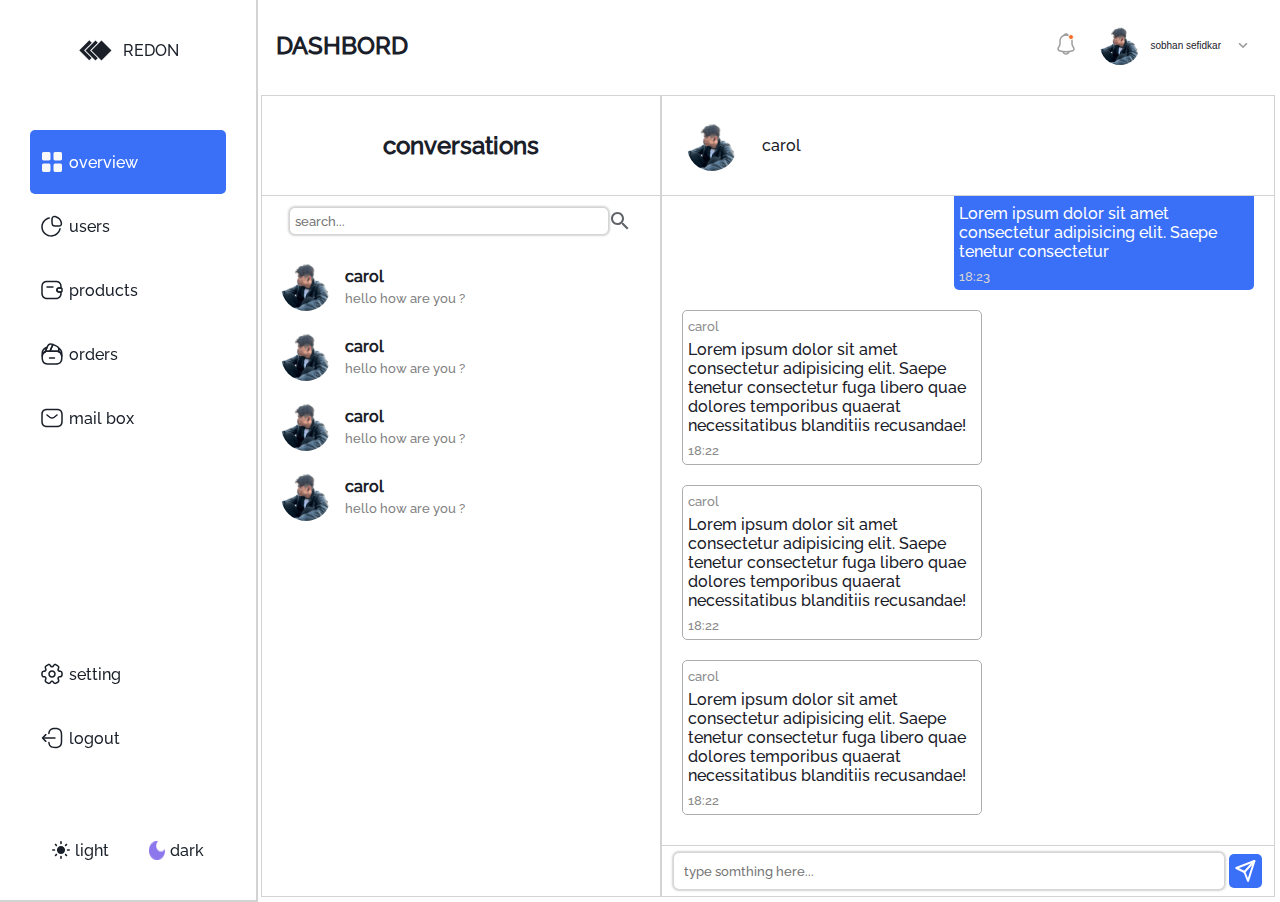
<file: admin-panel-front-persian/mailBox.html>
<!DOCTYPE html>
<html lang="en" data-theme="light">

<head>
    <meta charset="UTF-8">
    <meta name="viewport" content="width=device-width, initial-scale=1.0">
    <link rel="stylesheet" href="./css/style.css">
    <link rel="stylesheet" href="./css/media.css">
    <link rel="stylesheet" href="./css/mailBox.css">
    <title>Document</title>
</head>

<body>
    <div class="bg"></div>
    <header>
        <div class="elem-container header-container">
            <div class="header-title">
                <span class="active-menu">
                    <svg width="25" height="24" viewBox="0 0 25 24" fill="none" xmlns="http://www.w3.org/2000/svg">
                        <path
                            d="M18.04 8.30989C18.6924 8.30989 19.3181 8.05071 19.7795 7.58938C20.2408 7.12804 20.5 6.50232 20.5 5.84989C20.5 5.19746 20.2408 4.57175 19.7795 4.11041C19.3181 3.64907 18.6924 3.38989 18.04 3.38989C17.3876 3.38989 16.7619 3.64907 16.3005 4.11041C15.8392 4.57175 15.58 5.19746 15.58 5.84989C15.58 6.50232 15.8392 7.12804 16.3005 7.58938C16.7619 8.05071 17.3876 8.30989 18.04 8.30989ZM6.96 8.30989C7.61243 8.30989 8.23814 8.05071 8.69948 7.58938C9.16082 7.12804 9.42 6.50232 9.42 5.84989C9.42 5.19746 9.16082 4.57175 8.69948 4.11041C8.23814 3.64907 7.61243 3.38989 6.96 3.38989C6.30757 3.38989 5.68186 3.64907 5.22052 4.11041C4.75918 4.57175 4.5 5.19746 4.5 5.84989C4.5 6.50232 4.75918 7.12804 5.22052 7.58938C5.68186 8.05071 6.30757 8.30989 6.96 8.30989ZM18.04 20.6099C18.3631 20.6099 18.6829 20.5463 18.9814 20.4226C19.2799 20.299 19.551 20.1178 19.7795 19.8894C20.0079 19.6609 20.1891 19.3898 20.3127 19.0913C20.4364 18.7928 20.5 18.4729 20.5 18.1499C20.5 17.8268 20.4364 17.507 20.3127 17.2085C20.1891 16.91 20.0079 16.6388 19.7795 16.4104C19.551 16.182 19.2799 16.0008 18.9814 15.8771C18.6829 15.7535 18.3631 15.6899 18.04 15.6899C17.3876 15.6899 16.7619 15.9491 16.3005 16.4104C15.8392 16.8717 15.58 17.4975 15.58 18.1499C15.58 18.8023 15.8392 19.428 16.3005 19.8894C16.7619 20.3507 17.3876 20.6099 18.04 20.6099ZM6.96 20.6099C7.28305 20.6099 7.60294 20.5463 7.9014 20.4226C8.19986 20.299 8.47105 20.1178 8.69948 19.8894C8.92792 19.6609 9.10912 19.3898 9.23274 19.0913C9.35637 18.7928 9.42 18.4729 9.42 18.1499C9.42 17.8268 9.35637 17.507 9.23274 17.2085C9.10912 16.91 8.92792 16.6388 8.69948 16.4104C8.47105 16.182 8.19986 16.0008 7.9014 15.8771C7.60294 15.7535 7.28305 15.6899 6.96 15.6899C6.30757 15.6899 5.68186 15.9491 5.22052 16.4104C4.75918 16.8717 4.5 17.4975 4.5 18.1499C4.5 18.8023 4.75918 19.428 5.22052 19.8894C5.68186 20.3507 6.30757 20.6099 6.96 20.6099Z"
                            stroke="#111827" stroke-width="1.5" stroke-miterlimit="10" stroke-linecap="round"
                            stroke-linejoin="round" />
                    </svg>
                </span>
                <h2>DASHBORD</h2>
            </div>
            <div class="header-search">
            </div>
            <div class="header-profile">
                <button>
                    <svg width="24" height="24" viewBox="0 0 24 24" fill="none" xmlns="http://www.w3.org/2000/svg">
                        <path
                            d="M12.02 20.53C9.68999 20.53 7.35999 20.16 5.14999 19.42C4.30999 19.13 3.66999 18.54 3.38999 17.77C3.09999 17 3.19999 16.15 3.65999 15.39L4.80999 13.48C5.04999 13.08 5.26999 12.28 5.26999 11.81V8.92001C5.26999 5.20001 8.29999 2.17001 12.02 2.17001C15.74 2.17001 18.77 5.20001 18.77 8.92001V11.81C18.77 12.27 18.99 13.08 19.23 13.49L20.37 15.39C20.8 16.11 20.88 16.98 20.59 17.77C20.3 18.56 19.67 19.16 18.88 19.42C16.68 20.16 14.35 20.53 12.02 20.53ZM12.02 3.67001C9.12999 3.67001 6.76999 6.02001 6.76999 8.92001V11.81C6.76999 12.54 6.46999 13.62 6.09999 14.25L4.94999 16.16C4.72999 16.53 4.66999 16.92 4.79999 17.25C4.91999 17.59 5.21999 17.85 5.62999 17.99C9.80999 19.39 14.24 19.39 18.42 17.99C18.78 17.87 19.06 17.6 19.19 17.24C19.32 16.88 19.29 16.49 19.09 16.16L17.94 14.25C17.56 13.6 17.27 12.53 17.27 11.8V8.92001C17.27 6.02001 14.92 3.67001 12.02 3.67001Z"
                            fill="#9E9E9E" />
                        <path
                            d="M13.88 3.93999C13.81 3.93999 13.74 3.92999 13.67 3.90999C13.38 3.82999 13.1 3.76999 12.83 3.72999C11.98 3.61999 11.16 3.67999 10.39 3.90999C10.11 3.99999 9.80999 3.90999 9.61999 3.69999C9.42999 3.48999 9.36999 3.18999 9.47999 2.91999C9.88999 1.86999 10.89 1.17999 12.03 1.17999C13.17 1.17999 14.17 1.85999 14.58 2.91999C14.68 3.18999 14.63 3.48999 14.44 3.69999C14.29 3.85999 14.08 3.93999 13.88 3.93999Z"
                            fill="#9E9E9E" />
                        <path
                            d="M12.02 22.81C11.03 22.81 10.07 22.41 9.36999 21.71C8.66999 21.01 8.26999 20.05 8.26999 19.06H9.76999C9.76999 19.65 10.01 20.23 10.43 20.65C10.85 21.07 11.43 21.31 12.02 21.31C13.26 21.31 14.27 20.3 14.27 19.06H15.77C15.77 21.13 14.09 22.81 12.02 22.81Z"
                            fill="#9E9E9E" />
                        <circle cx="17" cy="5" r="2.5" fill="#F46D22" stroke="white" />
                    </svg>
                </button>
                <button>
                    <img src="./images/sobhan(low space).png" alt="profilePhoto">
                    <span>sobhan sefidkar</span>
                    <svg width="24" height="24" viewBox="0 0 24 24" fill="none" xmlns="http://www.w3.org/2000/svg">
                        <path
                            d="M12 14.91C11.81 14.91 11.62 14.84 11.47 14.69L7.93997 11.16C7.64997 10.87 7.64997 10.39 7.93997 10.1C8.22997 9.81001 8.70997 9.81001 8.99997 10.1L12 13.1L15 10.1C15.29 9.81001 15.77 9.81001 16.06 10.1C16.35 10.39 16.35 10.87 16.06 11.16L12.53 14.69C12.38 14.84 12.19 14.91 12 14.91Z"
                            fill="#9E9E9E" />
                    </svg>
                </button>
            </div>
        </div>
    </header>
    <aside class="aside">
        <div class="elem-container aside-container">
            <div class="top-aside">
                <img src="./images/Icon.png" alt="">
                <span>REDON</span>
            </div>
            <div class="middleaside">
                <ul class="pages">
                    <li>
                        <img src="./images/element-3.png" alt="">
                        <a href="./index.html">overview</a>
                    </li>
                    <li>
                        <svg width="24" height="24" viewBox="0 0 24 24" xmlns="http://www.w3.org/2000/svg">
                            <path
                                d="M18.32 12.75H15C12.51 12.75 11.25 11.34 11.25 8.55002V5.68002C11.25 4.66002 11.37 3.20002 12.43 2.40002C13.32 1.74002 14.6 1.69002 16.49 2.24002C18.97 2.96002 21.04 5.03002 21.76 7.51002C22.31 9.39002 22.26 10.68 21.6 11.56C20.8 12.63 19.34 12.75 18.32 12.75ZM14.28 3.36002C13.87 3.36002 13.55 3.44002 13.34 3.60002C12.95 3.89002 12.76 4.57002 12.76 5.68002V8.56002C12.76 10.8 13.62 11.26 15.01 11.26H18.33C19.43 11.26 20.11 11.07 20.41 10.68C20.76 10.22 20.73 9.30002 20.34 7.95002C19.76 5.98002 18.06 4.27002 16.09 3.70002C15.35 3.47002 14.75 3.36002 14.28 3.36002Z" />
                            <path
                                d="M11.07 22.75C10.54 22.75 10 22.71 9.46 22.62C5.37 21.96 2.04 18.64 1.38 14.55C0.530005 9.29002 3.92 4.33002 9.11 3.27002C9.52 3.19002 9.91 3.45002 10 3.85002C10.08 4.26002 9.82 4.65002 9.42 4.74002C5.03 5.64002 2.15 9.84002 2.88 14.31C3.44 17.77 6.25 20.58 9.71 21.14C14.2 21.86 18.39 18.97 19.28 14.56C19.36 14.15 19.76 13.89 20.16 13.97C20.57 14.05 20.83 14.45 20.75 14.85C19.8 19.52 15.72 22.75 11.07 22.75Z" />
                        </svg>
                        <a href="./users.html">users</a>
                    </li>
                    <li>
                        <svg width="24" height="24" viewBox="0 0 24 24" fill="none" xmlns="http://www.w3.org/2000/svg">
                            <path
                                d="M13 9.75H7C6.59 9.75 6.25 9.41 6.25 9C6.25 8.59 6.59 8.25 7 8.25H13C13.41 8.25 13.75 8.59 13.75 9C13.75 9.41 13.41 9.75 13 9.75Z"
                                fill="#1A2029" />
                            <path
                                d="M19.0399 14.7999C17.5299 14.7999 16.2499 13.6799 16.1299 12.2399C16.0499 11.4099 16.3499 10.5999 16.9499 10.0099C17.4499 9.48995 18.1599 9.19995 18.9099 9.19995H20.9999C21.9899 9.22995 22.7499 10.0099 22.7499 10.9699V13.03C22.7499 13.99 21.9899 14.7699 21.0299 14.7999H19.0399ZM20.9699 10.7H18.9199C18.5699 10.7 18.2499 10.8299 18.0199 11.0699C17.7299 11.3499 17.5899 11.7299 17.6299 12.1099C17.6799 12.7699 18.3199 13.2999 19.0399 13.2999H20.9999C21.1299 13.2999 21.2499 13.18 21.2499 13.03V10.9699C21.2499 10.8199 21.1299 10.71 20.9699 10.7Z"
                                fill="#1A2029" />
                            <path
                                d="M16 21.25H7C3.56 21.25 1.25 18.94 1.25 15.5V8.5C1.25 5.42 3.14998 3.19001 6.09998 2.82001C6.36998 2.78001 6.68 2.75 7 2.75H16C16.24 2.75 16.55 2.76 16.87 2.81C19.82 3.15 21.75 5.39 21.75 8.5V9.95001C21.75 10.36 21.41 10.7 21 10.7H18.92C18.57 10.7 18.25 10.83 18.02 11.07L18.01 11.08C17.73 11.35 17.6 11.72 17.63 12.1C17.68 12.76 18.32 13.29 19.04 13.29H21C21.41 13.29 21.75 13.63 21.75 14.04V15.49C21.75 18.94 19.44 21.25 16 21.25ZM7 4.25C6.76 4.25 6.52999 4.26999 6.29999 4.29999C4.09999 4.57999 2.75 6.18 2.75 8.5V15.5C2.75 18.08 4.42 19.75 7 19.75H16C18.58 19.75 20.25 18.08 20.25 15.5V14.8H19.04C17.53 14.8 16.25 13.68 16.13 12.24C16.05 11.42 16.35 10.6 16.95 10.02C17.47 9.49002 18.17 9.20001 18.92 9.20001H20.25V8.5C20.25 6.16 18.88 4.54998 16.66 4.28998C16.42 4.24998 16.21 4.25 16 4.25H7Z"
                                fill="#1A2029" />
                        </svg>
                        <a href="./products.html">products</a>
                    </li>
                    <li>

                        <svg width="24" height="24" viewBox="0 0 24 24" fill="none" xmlns="http://www.w3.org/2000/svg">
                            <path
                                d="M14.5 16.75H9.5C9.09 16.75 8.75 16.41 8.75 16C8.75 15.59 9.09 15.25 9.5 15.25H14.5C14.91 15.25 15.25 15.59 15.25 16C15.25 16.41 14.91 16.75 14.5 16.75Z"
                                fill="#1A2029" />
                            <path
                                d="M5.2 10.46C5.01 10.46 4.82 10.38 4.67 10.24C4.46 10.03 4.39 9.7 4.51 9.42L6.37 4.98C6.41 4.89 6.43 4.83 6.46 4.78C7.94 1.37 9.83 0.539999 13.17 1.82C13.36 1.89 13.51 2.04 13.59 2.23C13.67 2.42 13.67 2.63 13.59 2.82L10.66 9.62C10.54 9.89 10.27 10.07 9.97 10.07H7.12C6.55 10.07 6.01 10.18 5.49 10.4C5.4 10.44 5.3 10.46 5.2 10.46ZM10.61 2.75C9.37 2.75 8.61 3.56 7.82 5.4C7.81 5.43 7.79 5.46 7.78 5.49L6.47 8.6C6.69 8.58 6.9 8.57 7.12 8.57H9.47L11.88 2.97C11.41 2.82 10.99 2.75 10.61 2.75Z"
                                fill="#1A2029" />
                            <path
                                d="M18.29 10.27C18.22 10.27 18.14 10.26 18.07 10.24C17.7 10.13 17.29 10.07 16.87 10.07H9.96998C9.71998 10.07 9.47998 9.94002 9.33998 9.73002C9.20998 9.52002 9.17998 9.25002 9.27998 9.02002L12.18 2.29002C12.33 1.93002 12.76 1.69002 13.14 1.81002C13.26 1.85002 13.37 1.90002 13.49 1.95002L15.85 2.94002C17.23 3.51002 18.15 4.11002 18.75 4.83002C18.87 4.97002 18.97 5.12002 19.06 5.27002C19.17 5.44002 19.27 5.65002 19.34 5.86002C19.37 5.93002 19.42 6.06002 19.45 6.20002C19.73 7.14002 19.59 8.31002 18.99 9.81002C18.87 10.09 18.59 10.27 18.29 10.27ZM11.11 8.57002H16.88C17.2 8.57002 17.51 8.60002 17.82 8.65002C18.1 7.78002 18.16 7.11002 18 6.57002C17.98 6.48002 17.96 6.44002 17.95 6.40002C17.89 6.24002 17.85 6.15002 17.8 6.07002C17.73 5.96002 17.68 5.87002 17.6 5.78002C17.17 5.26002 16.41 4.78002 15.28 4.32002L13.3 3.49002L11.11 8.57002Z"
                                fill="#1A2029" />
                            <path
                                d="M15.9 22.75H8.1C7.82 22.75 7.56 22.73 7.3 22.7C3.79 22.46 1.79 20.46 1.55 16.91C1.52 16.69 1.5 16.42 1.5 16.15V14.2C1.5 11.95 2.84 9.92001 4.91 9.02001C5.61 8.72001 6.36 8.57001 7.13 8.57001H16.89C17.46 8.57001 18.01 8.65001 18.52 8.81001C20.87 9.52001 22.52 11.74 22.52 14.2V16.15C22.52 16.37 22.51 16.58 22.5 16.78C22.28 20.69 20 22.75 15.9 22.75ZM7.12 10.07C6.55 10.07 6.01 10.18 5.49 10.4C3.97 11.06 2.99 12.55 2.99 14.2V16.15C2.99 16.36 3.01 16.57 3.03 16.77C3.22 19.62 4.62 21.02 7.43 21.21C7.68 21.24 7.88 21.26 8.09 21.26H15.89C19.19 21.26 20.81 19.81 20.97 16.71C20.98 16.53 20.99 16.35 20.99 16.15V14.2C20.99 12.39 19.78 10.77 18.06 10.24C17.69 10.13 17.28 10.07 16.86 10.07H7.12Z"
                                fill="#1A2029" />
                            <path
                                d="M2.23999 14.95C1.82999 14.95 1.48999 14.61 1.48999 14.2V11.27C1.48999 8.11998 3.71999 5.39998 6.79999 4.79998C7.06999 4.74998 7.34999 4.84998 7.52999 5.05998C7.69999 5.26998 7.74999 5.56998 7.63999 5.81998L5.88999 9.99998C5.80999 10.18 5.66999 10.32 5.49999 10.4C3.97999 11.06 2.99999 12.55 2.99999 14.2C2.98999 14.61 2.65999 14.95 2.23999 14.95ZM5.59999 6.81998C4.31999 7.53998 3.38999 8.79998 3.09999 10.27C3.53999 9.81998 4.04999 9.43998 4.62999 9.15998L5.59999 6.81998Z"
                                fill="#1A2029" />
                            <path
                                d="M21.76 14.95C21.35 14.95 21.01 14.61 21.01 14.2C21.01 12.39 19.8 10.77 18.08 10.24C17.88 10.18 17.71 10.04 17.62 9.85002C17.53 9.66002 17.52 9.44002 17.6 9.25002C18.07 8.08002 18.19 7.23002 18 6.57002C17.98 6.48002 17.96 6.44002 17.95 6.40002C17.82 6.11002 17.89 5.77002 18.12 5.55002C18.35 5.33002 18.7 5.28002 18.98 5.43002C21.16 6.57002 22.51 8.81002 22.51 11.27V14.2C22.51 14.61 22.17 14.95 21.76 14.95ZM19.25 9.09002C19.88 9.38002 20.44 9.79002 20.91 10.28C20.72 9.30002 20.25 8.41002 19.56 7.71002C19.51 8.13002 19.41 8.59002 19.25 9.09002Z"
                                fill="#1A2029" />
                        </svg>
                        <a href="./orders.html">orders</a>
                    </li>
                    <li>

                        <svg width="24" height="24" viewBox="0 0 24 24" fill="none" xmlns="http://www.w3.org/2000/svg">
                            <path
                                d="M17 21.25H7C3.35 21.25 1.25 19.15 1.25 15.5V8.5C1.25 4.85 3.35 2.75 7 2.75H17C20.65 2.75 22.75 4.85 22.75 8.5V15.5C22.75 19.15 20.65 21.25 17 21.25ZM7 4.25C4.14 4.25 2.75 5.64 2.75 8.5V15.5C2.75 18.36 4.14 19.75 7 19.75H17C19.86 19.75 21.25 18.36 21.25 15.5V8.5C21.25 5.64 19.86 4.25 17 4.25H7Z"
                                fill="#1A2029" />
                            <path
                                d="M11.9998 12.87C11.1598 12.87 10.3098 12.61 9.65978 12.08L6.52978 9.57997C6.20978 9.31997 6.14978 8.84997 6.40978 8.52997C6.66978 8.20997 7.13978 8.14997 7.45978 8.40997L10.5898 10.91C11.3498 11.52 12.6398 11.52 13.3998 10.91L16.5298 8.40997C16.8498 8.14997 17.3298 8.19997 17.5798 8.52997C17.8398 8.84997 17.7898 9.32997 17.4598 9.57997L14.3298 12.08C13.6898 12.61 12.8398 12.87 11.9998 12.87Z"
                                fill="#1A2029" />
                        </svg>

                        <a href="./mailBox.html">mail box</a>
                    </li>
                </ul>
                <ul class="settings">
                    <li>

                        <svg width="24" height="24" viewBox="0 0 24 24" fill="none" xmlns="http://www.w3.org/2000/svg">
                            <path
                                d="M12 15.75C9.93 15.75 8.25 14.07 8.25 12C8.25 9.93 9.93 8.25 12 8.25C14.07 8.25 15.75 9.93 15.75 12C15.75 14.07 14.07 15.75 12 15.75ZM12 9.75C10.76 9.75 9.75 10.76 9.75 12C9.75 13.24 10.76 14.25 12 14.25C13.24 14.25 14.25 13.24 14.25 12C14.25 10.76 13.24 9.75 12 9.75Z"
                                fill="#1A2029" />
                            <path
                                d="M15.21 22.19C15 22.19 14.79 22.16 14.58 22.11C13.96 21.94 13.44 21.55 13.11 21L12.99 20.8C12.4 19.78 11.59 19.78 11 20.8L10.89 20.99C10.56 21.55 10.04 21.95 9.42 22.11C8.79 22.28 8.14 22.19 7.59 21.86L5.87 20.87C5.26 20.52 4.82 19.95 4.63 19.26C4.45 18.57 4.54 17.86 4.89 17.25C5.18 16.74 5.26 16.28 5.09 15.99C4.92 15.7 4.49 15.53 3.9 15.53C2.44 15.53 1.25 14.34 1.25 12.88V11.12C1.25 9.66004 2.44 8.47004 3.9 8.47004C4.49 8.47004 4.92 8.30004 5.09 8.01004C5.26 7.72004 5.19 7.26004 4.89 6.75004C4.54 6.14004 4.45 5.42004 4.63 4.74004C4.81 4.05004 5.25 3.48004 5.87 3.13004L7.6 2.14004C8.73 1.47004 10.22 1.86004 10.9 3.01004L11.02 3.21004C11.61 4.23004 12.42 4.23004 13.01 3.21004L13.12 3.02004C13.8 1.86004 15.29 1.47004 16.43 2.15004L18.15 3.14004C18.76 3.49004 19.2 4.06004 19.39 4.75004C19.57 5.44004 19.48 6.15004 19.13 6.76004C18.84 7.27004 18.76 7.73004 18.93 8.02004C19.1 8.31004 19.53 8.48004 20.12 8.48004C21.58 8.48004 22.77 9.67004 22.77 11.13V12.89C22.77 14.35 21.58 15.54 20.12 15.54C19.53 15.54 19.1 15.71 18.93 16C18.76 16.29 18.83 16.75 19.13 17.26C19.48 17.87 19.58 18.59 19.39 19.27C19.21 19.96 18.77 20.53 18.15 20.88L16.42 21.87C16.04 22.08 15.63 22.19 15.21 22.19ZM12 18.49C12.89 18.49 13.72 19.05 14.29 20.04L14.4 20.23C14.52 20.44 14.72 20.59 14.96 20.65C15.2 20.71 15.44 20.68 15.64 20.56L17.37 19.56C17.63 19.41 17.83 19.16 17.91 18.86C17.99 18.56 17.95 18.25 17.8 17.99C17.23 17.01 17.16 16 17.6 15.23C18.04 14.46 18.95 14.02 20.09 14.02C20.73 14.02 21.24 13.51 21.24 12.87V11.11C21.24 10.48 20.73 9.96004 20.09 9.96004C18.95 9.96004 18.04 9.52004 17.6 8.75004C17.16 7.98004 17.23 6.97004 17.8 5.99004C17.95 5.73004 17.99 5.42004 17.91 5.12004C17.83 4.82004 17.64 4.58004 17.38 4.42004L15.65 3.43004C15.22 3.17004 14.65 3.32004 14.39 3.76004L14.28 3.95004C13.71 4.94004 12.88 5.50004 11.99 5.50004C11.1 5.50004 10.27 4.94004 9.7 3.95004L9.59 3.75004C9.34 3.33004 8.78 3.18004 8.35 3.43004L6.62 4.43004C6.36 4.58004 6.16 4.83004 6.08 5.13004C6 5.43004 6.04 5.74004 6.19 6.00004C6.76 6.98004 6.83 7.99004 6.39 8.76004C5.95 9.53004 5.04 9.97004 3.9 9.97004C3.26 9.97004 2.75 10.48 2.75 11.12V12.88C2.75 13.51 3.26 14.03 3.9 14.03C5.04 14.03 5.95 14.47 6.39 15.24C6.83 16.01 6.76 17.02 6.19 18C6.04 18.26 6 18.57 6.08 18.87C6.16 19.17 6.35 19.41 6.61 19.57L8.34 20.56C8.55 20.69 8.8 20.72 9.03 20.66C9.27 20.6 9.47 20.44 9.6 20.23L9.71 20.04C10.28 19.06 11.11 18.49 12 18.49Z"
                                fill="#1A2029" />
                        </svg>

                        <a href="./setting.html">setting</a>
                    </li>
                    <li>

                        <svg width="24" height="24" viewBox="0 0 24 24" fill="none" xmlns="http://www.w3.org/2000/svg">
                            <path
                                d="M15.24 22.27H15.11C10.67 22.27 8.53002 20.52 8.16002 16.6C8.12002 16.19 8.42002 15.82 8.84002 15.78C9.24002 15.74 9.62002 16.05 9.66002 16.46C9.95002 19.6 11.43 20.77 15.12 20.77H15.25C19.32 20.77 20.76 19.33 20.76 15.26V8.73998C20.76 4.66998 19.32 3.22998 15.25 3.22998H15.12C11.41 3.22998 9.93002 4.41998 9.66002 7.61998C9.61002 8.02998 9.26002 8.33998 8.84002 8.29998C8.42002 8.26998 8.12001 7.89998 8.15001 7.48998C8.49001 3.50998 10.64 1.72998 15.11 1.72998H15.24C20.15 1.72998 22.25 3.82998 22.25 8.73998V15.26C22.25 20.17 20.15 22.27 15.24 22.27Z"
                                fill="#1A2029" />
                            <path
                                d="M15 12.75H3.62C3.21 12.75 2.87 12.41 2.87 12C2.87 11.59 3.21 11.25 3.62 11.25H15C15.41 11.25 15.75 11.59 15.75 12C15.75 12.41 15.41 12.75 15 12.75Z"
                                fill="#1A2029" />
                            <path
                                d="M5.85 16.1C5.66 16.1 5.47 16.03 5.32 15.88L1.97 12.53C1.68 12.24 1.68 11.76 1.97 11.47L5.32 8.11997C5.61 7.82997 6.09 7.82997 6.38 8.11997C6.67 8.40997 6.67 8.88997 6.38 9.17997L3.56 12L6.38 14.82C6.67 15.11 6.67 15.59 6.38 15.88C6.24 16.03 6.04 16.1 5.85 16.1Z"
                                fill="#1A2029" />
                        </svg>

                        <a href="#">logout</a>
                    </li>
                </ul>
            </div>
            <div class="bottom-aside">
                <ul>
                    <li class="switch-light">
                        <svg width="18" height="18" viewBox="0 0 18 18" fill="none" xmlns="http://www.w3.org/2000/svg">
                            <path
                                d="M9 4.90909C6.74182 4.90909 4.90909 6.74182 4.90909 9C4.90909 11.2582 6.74182 13.0909 9 13.0909C11.2582 13.0909 13.0909 11.2582 13.0909 9C13.0909 6.74182 11.2582 4.90909 9 4.90909ZM0.818182 9.81818H2.45455C2.90455 9.81818 3.27273 9.45 3.27273 9C3.27273 8.55 2.90455 8.18182 2.45455 8.18182H0.818182C0.368182 8.18182 0 8.55 0 9C0 9.45 0.368182 9.81818 0.818182 9.81818ZM15.5455 9.81818H17.1818C17.6318 9.81818 18 9.45 18 9C18 8.55 17.6318 8.18182 17.1818 8.18182H15.5455C15.0955 8.18182 14.7273 8.55 14.7273 9C14.7273 9.45 15.0955 9.81818 15.5455 9.81818ZM8.18182 0.818182V2.45455C8.18182 2.90455 8.55 3.27273 9 3.27273C9.45 3.27273 9.81818 2.90455 9.81818 2.45455V0.818182C9.81818 0.368182 9.45 0 9 0C8.55 0 8.18182 0.368182 8.18182 0.818182ZM8.18182 15.5455V17.1818C8.18182 17.6318 8.55 18 9 18C9.45 18 9.81818 17.6318 9.81818 17.1818V15.5455C9.81818 15.0955 9.45 14.7273 9 14.7273C8.55 14.7273 8.18182 15.0955 8.18182 15.5455ZM4.08273 2.92909C4.00703 2.85324 3.91713 2.79307 3.81815 2.75201C3.71917 2.71095 3.61307 2.68982 3.50591 2.68982C3.39875 2.68982 3.29265 2.71095 3.19367 2.75201C3.09469 2.79307 3.00478 2.85324 2.92909 2.92909C2.85324 3.00478 2.79307 3.09469 2.75201 3.19367C2.71095 3.29265 2.68982 3.39875 2.68982 3.50591C2.68982 3.61307 2.71095 3.71917 2.75201 3.81815C2.79307 3.91713 2.85324 4.00703 2.92909 4.08273L3.79636 4.95C4.11545 5.26909 4.63909 5.26909 4.95 4.95C5.26091 4.63091 5.26909 4.10727 4.95 3.79636L4.08273 2.92909ZM14.2036 13.05C14.1279 12.9742 14.038 12.914 13.9391 12.8729C13.8401 12.8319 13.734 12.8107 13.6268 12.8107C13.5197 12.8107 13.4136 12.8319 13.3146 12.8729C13.2156 12.914 13.1257 12.9742 13.05 13.05C12.9742 13.1257 12.914 13.2156 12.8729 13.3146C12.8319 13.4136 12.8107 13.5197 12.8107 13.6268C12.8107 13.734 12.8319 13.8401 12.8729 13.9391C12.914 14.038 12.9742 14.1279 13.05 14.2036L13.9173 15.0709C14.2364 15.39 14.76 15.39 15.0709 15.0709C15.1468 14.9952 15.2069 14.9053 15.248 14.8063C15.289 14.7074 15.3102 14.6012 15.3102 14.4941C15.3102 14.3869 15.289 14.2808 15.248 14.1819C15.2069 14.0829 15.1468 13.993 15.0709 13.9173L14.2036 13.05ZM15.0709 4.08273C15.1468 4.00703 15.2069 3.91713 15.248 3.81815C15.289 3.71917 15.3102 3.61307 15.3102 3.50591C15.3102 3.39875 15.289 3.29265 15.248 3.19367C15.2069 3.09469 15.1468 3.00478 15.0709 2.92909C14.9952 2.85324 14.9053 2.79307 14.8063 2.75201C14.7074 2.71095 14.6012 2.68982 14.4941 2.68982C14.3869 2.68982 14.2808 2.71095 14.1819 2.75201C14.0829 2.79307 13.993 2.85324 13.9173 2.92909L13.05 3.79636C12.7309 4.11545 12.7309 4.63909 13.05 4.95C13.3691 5.26091 13.8927 5.26909 14.2036 4.95L15.0709 4.08273ZM4.95 14.2036C5.02585 14.1279 5.08602 14.038 5.12708 13.9391C5.16814 13.8401 5.18927 13.734 5.18927 13.6268C5.18927 13.5197 5.16814 13.4136 5.12708 13.3146C5.08602 13.2156 5.02585 13.1257 4.95 13.05C4.87431 12.9742 4.7844 12.914 4.68542 12.8729C4.58644 12.8319 4.48034 12.8107 4.37318 12.8107C4.26603 12.8107 4.15992 12.8319 4.06094 12.8729C3.96197 12.914 3.87206 12.9742 3.79636 13.05L2.92909 13.9173C2.61 14.2364 2.61 14.76 2.92909 15.0709C3.24818 15.3818 3.77182 15.39 4.08273 15.0709L4.95 14.2036Z"
                                fill="#14161D" />
                        </svg>
                        <span>light</span>
                    </li>
                    <li class="switch-dark">
                        <img src="./images/Vector (1).png" alt="">
                        <span>dark</span>
                    </li>
                </ul>
            </div>
        </div>
    </aside>
    <main>
        <div class="elem-container main-container">
            <div class="conversations">
                <div class="conversation-container">
                    <div class="top-conversation">
                        <h2>conversations</h2>
                    </div>
                    <div class="bottom-conversation">
                        <div class="search-conversation">
                            <input type="text" placeholder="search...">
                            <span>
                                <svg xmlns="http://www.w3.org/2000/svg" height="24px" viewBox="0 0 24 24" width="24px"
                                    fill="#5f6368">
                                    <path d="M0 0h24v24H0z" fill="none" />
                                    <path
                                        d="M15.5 14h-.79l-.28-.27C15.41 12.59 16 11.11 16 9.5 16 5.91 13.09 3 9.5 3S3 5.91 3 9.5 5.91 16 9.5 16c1.61 0 3.09-.59 4.23-1.57l.27.28v.79l5 4.99L20.49 19l-4.99-5zm-6 0C7.01 14 5 11.99 5 9.5S7.01 5 9.5 5 14 7.01 14 9.5 11.99 14 9.5 14z" />
                                </svg>
                            </span>
                        </div>
                        <ul>
                            <li class="list">
                                <div class="img-conversation">
                                    <img src="./images/sobhan(low space).png" alt="">
                                </div>
                                <div class="info-conversation">
                                    <span class="name-conversationalist">carol</span>
                                    <span class="pre-text">hello how are you ?</span>
                                </div>
                            </li>
                            <li class="list">
                                <div class="img-conversation">
                                    <img src="./images/sobhan(low space).png" alt="">
                                </div>
                                <div class="info-conversation">
                                    <span class="name-conversationalist">carol</span>
                                    <span class="pre-text">hello how are you ?</span>
                                </div>
                            </li>
                            <li class="list">
                                <div class="img-conversation">
                                    <img src="./images/sobhan(low space).png" alt="">
                                </div>
                                <div class="info-conversation">
                                    <span class="name-conversationalist">carol</span>
                                    <span class="pre-text">hello how are you ?</span>
                                </div>
                            </li>
                            <li class="list">
                                <div class="img-conversation">
                                    <img src="./images/sobhan(low space).png" alt="">
                                </div>
                                <div class="info-conversation">
                                    <span class="name-conversationalist">carol</span>
                                    <span class="pre-text">hello how are you ?</span>
                                </div>
                            </li>
                        </ul>
                    </div>
                </div>
            </div>
            <div class="pv">
                <div class="pv-container">
                    <div class="top-pv">
                        <button class="back-to-userList">
                            <svg xmlns="http://www.w3.org/2000/svg" height="24px" viewBox="0 0 24 24" width="24px"
                                fill="#5f6368">
                                <path d="M0 0h24v24H0z" fill="none" />
                                <path d="M20 11H7.83l5.59-5.59L12 4l-8 8 8 8 1.41-1.41L7.83 13H20v-2z" />
                            </svg>
                        </button>
                        <div class="img-pv">
                            <img src="./images/sobhan(low space).png" alt="">
                        </div>
                        <div class="info-pv">
                            <span>carol</span>
                        </div>
                    </div>
                    <div class="bottom-pv">
                        <div class="chat-container">
                            <div class="chat-section">
                                <ul class="chat-section-container">
                                    <li class="receiver">
                                        <span>carol</span>
                                        <p>Lorem ipsum dolor sit amet consectetur adipisicing elit. Saepe tenetur
                                            consectetur fuga libero quae dolores temporibus quaerat necessitatibus
                                            blanditiis recusandae! </p>
                                        <span>18:22</span>
                                    </li>
                                    <li class="sender">
                                        <span>me</span>
                                        <p>Lorem ipsum dolor sit amet consectetur adipisicing elit. Saepe tenetur
                                            consectetur</p>
                                        <span>18:23</span>
                                    </li>
                                    <li class="receiver">
                                        <span>carol</span>
                                        <p>Lorem ipsum dolor sit amet consectetur adipisicing elit. Saepe tenetur
                                            consectetur fuga libero quae dolores temporibus quaerat necessitatibus
                                            blanditiis recusandae! </p>
                                        <span>18:22</span>
                                    </li>
                                    <li class="sender">
                                        <span>me</span>
                                        <p>Lorem ipsum dolor sit amet consectetur adipisicing elit. Saepe tenetur
                                            consectetur</p>
                                        <span>18:23</span>
                                    </li>
                                    <li class="sender">
                                        <span>me</span>
                                        <p>Lorem ipsum dolor sit amet consectetur adipisicing elit. Saepe tenetur
                                            consectetur</p>
                                        <span>18:23</span>
                                    </li>
                                    <li class="receiver">
                                        <span>carol</span>
                                        <p>Lorem ipsum dolor sit amet consectetur adipisicing elit. Saepe tenetur
                                            consectetur fuga libero quae dolores temporibus quaerat necessitatibus
                                            blanditiis recusandae! </p>
                                        <span>18:22</span>
                                    </li>
                                    <li class="receiver">
                                        <span>carol</span>
                                        <p>Lorem ipsum dolor sit amet consectetur adipisicing elit. Saepe tenetur
                                            consectetur fuga libero quae dolores temporibus quaerat necessitatibus
                                            blanditiis recusandae! </p>
                                        <span>18:22</span>
                                    </li>
                                    <li class="receiver">
                                        <span>carol</span>
                                        <p>Lorem ipsum dolor sit amet consectetur adipisicing elit. Saepe tenetur
                                            consectetur fuga libero quae dolores temporibus quaerat necessitatibus
                                            blanditiis recusandae! </p>
                                        <span>18:22</span>
                                    </li>
                                </ul>
                            </div>
                            <div class="send-mail">
                                <input type="text" placeholder="type somthing here...">
                                <button>
                                    <svg width="23" height="24" viewBox="0 0 23 24" fill="none"
                                        xmlns="http://www.w3.org/2000/svg">
                                        <path d="M20.386 2L10.4348 13" stroke="white" stroke-width="2"
                                            stroke-linecap="round" stroke-linejoin="round" />
                                        <path d="M20.386 2L14.0534 22L10.4348 13L2.29297 9L20.386 2Z" stroke="white"
                                            stroke-width="2" stroke-linecap="round" stroke-linejoin="round" />
                                    </svg>
                                </button>
                            </div>
                        </div>
                    </div>
                </div>
            </div>
        </div>
    </main>

    <script src="./js/mailBox.js"></script>
    <script src="./js/main.js"></script>
</body>

</html>
</file>
<file: admin-panel-front-persian/css/style.css>
@font-face {
    font-family: "raleway";
    src: url(../fonts/Raleway-Medium.woff);
}
* {
    margin: 0;
    padding: 0;
    box-sizing: border-box;
    text-decoration: none;
}

:root[data-theme=""] {
    --color-white: #fff;
    --color-light: #fff;
    --color-black: #1A2029;
    --color-blue: #3A6FF8;
    --color-gray: #808080;
    --color-activeUser : lightgray;
}

:root[data-theme="dark"] {
    --color-light: #1E2A41;
    --color-white: #1A2029;
    --color-black: #fff;
    --color-activeUser : #1E2A41;
}

body {
    font-family: "raleway";
    display: grid;
    grid-template-columns: 20% 80%;
    grid-template-rows: 10vh auto;
    grid-template-areas: "aside header"
        "aside main";
    background-color: var(--color-white);
    transition: 0.5s;
}

.bg {
    display: none;
    z-index: 998;
}

header {
    grid-area: header;
    box-shadow: 2px 0 0 2px lightgray;
    /* overflow-x: auto; */
}

header::-webkit-scrollbar {
    height: 3px;
}

.header-container {
    display: grid;
    grid-template-columns: 1fr 1.8fr 1.2fr;
    grid-template-rows: 100%;
    background-color: var(--color-white);
    transition: 0.5s;
}

.header-title {
    display: flex;
    align-items: center;
    justify-content: start;
    color: var(--color-black);
}
.header-title span {
    display: none;
    padding: 3px;
    border-radius: 10px;
    background-color: var(--color-light);
    margin: 0 20px;
}
.header-title h2{
    margin: 0 20px;
}

.header-profile {
    display: flex;
    align-items: center;
    justify-content: end;
    gap: 5px;
    margin: 0 20px;
    position: relative;
}

.header-profile button {
    border: none;
    border-radius: 5px;
    background-color: var(--color-light);
    color: var(--color-black);
    max-height: 80%;
}

.header-profile button:nth-child(1) {
    padding: 12px;
}

.header-profile button:nth-child(2) {
    display: flex;
    align-items: center;
    justify-content: space-between;
    padding: 5px;
    gap: 10px;
}

.header-profile button img {
    min-width: 40px;
    width: 40px;
    max-width: 3vw;
    border-radius: 50%;
}

.header-profile button span {
    font-size: clamp(10px, 0.7vw, 13px);
}

.popup-profile{
    width: 250px;
    height: 250px;
    position: absolute;
    z-index: 999;
    top: 100%;
}
.popup-container{
    width: 100%;
    height: 100%;
    background-color: var(--color-light);
    border-radius: 10px;
    padding: 10px;
    border: 1px solid gray;
}
.popup-img{
    width: 100%;
    height: 50%;
    display: flex;
    justify-content: center;
}
.popup-img img{
    width: 100px;
    height: 100px;
    border-radius: 100%;
}
.popup-info{
    width: 100%;
    display: flex;
    flex-direction: column;
    gap: 10px;
}
.popup-info div{
    display: flex;
    gap: 5px;
    font-size: small;
    color: var(--color-black);
}
.popup-info .logout-btn{
    display: flex;
    justify-content: center;
}
.popup-info .logout-btn button{
    border: 1px solid crimson;
    cursor: pointer;
    transition: 0.3s;
}
.popup-info .logout-btn button:hover{
    background-color: crimson;
}
aside {
    grid-area: aside;
    position: fixed;
    width: 20%;
    height: 100%;
    z-index: 999;
}

.aside-container {
    display: grid;
    grid-template-columns: 100%;
    grid-template-rows: 100px 1fr 100px;
    box-shadow: 0px 0 0 2px lightgray;
    overflow-y: auto;
    background-color: var(--color-light);
    transition: 0.5s;
}

.top-aside {
    display: flex;
    align-items: center;
    justify-content: center;
    gap: 10px;
    grid-area: 1 / 1 / 2 / 2;
}

.top-aside span {
    color: var(--color-black);
}

.middleaside {
    grid-area: 2 / 1 / 3 / 2;
    display: flex;
    flex-direction: column;
    justify-content: space-between;
    align-items: center;
}

.middleaside ul {
    width: 100%;
    height: auto;
    padding: 30px;
    display: flex;
    flex-direction: column;
}

.middleaside ul.pages li:nth-child(1) {
    background-color: var(--color-blue);
    border-radius: 5px;
}

.middleaside ul.pages li:nth-child(1) a {
    color: white;
}

.middleaside ul li {
    display: flex;
    align-items: center;
    gap: 5px;
    list-style: none;
    padding: 20px 10px;
}

.middleaside ul li svg path {
    fill: var(--color-black);
}

.middleaside ul li a {
    color: var(--color-black);
}

.bottom-aside {
    grid-area: 3 / 1 / 4 / 2;
}

.bottom-aside ul {
    width: 100%;
    height: 100%;
    display: flex;
    align-items: center;
    justify-content: center;
    list-style: none;
}

.bottom-aside ul li {
    display: flex;
    gap: 5px;
    padding: 5px 20px;
    color: var(--color-black);
    cursor: pointer;
}

.bottom-aside ul li svg path {
    fill: var(--color-black);
}

main {
    grid-area: main;
}

.main-container {
    width: 100%;
    height: 100%;
}

/* ////////////////// */

::-webkit-scrollbar {
    width: 4px;
}

::-webkit-scrollbar-thumb {
    background: lightgray;
}

/* //////////////////// */

.elem-container {
    width: 100%;
    height: 100%;
    background-color: var(--color-white);
    transition: 0.5s;
}

/* //////////// */
</file>
<file: admin-panel-front-persian/css/media.css>
:root {
    --color-white: #fff;
    --color-light: #fff;
    --color-black: #1A2029;
    --color-blue: #3A6FF8;
    --color-gray: #ADADAD;
}

:root[data-theme="dark"] {
    --color-light: #1E2A41;
    --color-white: #1A2029;
    --color-black: #fff;
}

@media screen and (max-width : 1000px) {
    body {
        grid-template-areas: "header header" " main main";
        grid-template-rows: 100px auto;
    }
    .bg{
        display: none;
        position: fixed;
        top: 0;
        left: 0;
        width: 100vw;
        height: 100vh;
        background-color: #1e2a4146;
    }
    .bg.open{
        display: block;
    }
    aside {
        transform: translateX(-100%);
        width: 85%;
        transition: 0.5s;
        background-color: #1a20292c;
        min-width: 300px;
        overflow-x: auto;
    }
    aside.open {
        transform: translateX(0);
    }

    .header-container {
        display: grid;
        grid-template-columns: 100px 200px;
        justify-content: space-between;
    }

    .header-title h2 {
        display: none;
    }

    .header-title span {
        display: block;
    }

    .header-title span svg {
        fill: var(--color-black);
    }

    .header-search {
        display: none;
    }

    .header-profile button span {
        display: none;
    }
    .header-search-main{
        display: block;
    }
}
</file>
<file: admin-panel-front-persian/css/mailBox.css>
.main-container{
    width: 100%;
    height: auto;
    display: grid;
    grid-template-columns: 400px 1fr;
    grid-template-areas: "conversations pv";
    padding: 5px;
}
.conversations{
    grid-area: conversations;
}
.conversation-container{
    border: 1px solid lightgray;
    width: 100%;
    height: 100%;
    display: grid;
    grid-template-columns: 1fr;
    grid-template-rows: 100px 1fr;
}
.top-conversation{
    grid-area: 1 / 1 / 2 / 2;
    display: flex;
    align-items: center;
    justify-content: center;
    border-bottom: 1px solid lightgray;
    color: var(--color-black);
}
.bottom-conversation{
    grid-area: 2 / 1 / 3 / 2;
}
.bottom-conversation .search-conversation{
    width: 100%;
    height: 50px;
    display: flex;
    align-items: center;
    justify-content: center;
}
.bottom-conversation .search-conversation input{
    padding: 5px;
    border: none;
    font-family: raleway;
    width: 80%;
    border-radius: 5px;
    background-color: var(--color-light);
    color: var(--color-black);
    box-shadow: 0 0 2px 2px lightgray;
}
.bottom-conversation .search-conversation span{
    display: flex;
    align-items: center;
    cursor: pointer;
}
.bottom-conversation ul{
    width: 100%;
    height: 650px;
    overflow-y: auto;
    list-style: none;
    padding: 5px;
}
.bottom-conversation ul li{
    width: 100%;
    height: 70px;
    display: flex;
    position: relative;
    border-radius: 5px;
    overflow: hidden;
    cursor: pointer;
}
.bottom-conversation ul li::before{
    content: "";
    position: absolute;
    width: 0;
    height: 100%;
    background-color: var(--color-activeUser);
    z-index: 1;
    transition: 0.3s;
}
.bottom-conversation ul li.active::before{
    width: 100%;
}
.bottom-conversation ul li .img-conversation{
    width: 20%;
    height: 100%;   
    display: flex;
    align-items: center;
    justify-content: center;
    z-index: 2;
}
.bottom-conversation ul li img{
    width: 50px;
    height: 50px;
    border-radius: 50%;
}
.bottom-conversation ul li .info-conversation{
    display: flex;
    flex-direction: column;
    width: 80%;
    height: 100%;
    justify-content: center;
    gap: 5px;
    z-index: 2;
}
.bottom-conversation ul li .info-conversation .name-conversationalist{
    font-weight: bold;
    color: var(--color-black);
}
.bottom-conversation ul li .info-conversation .pre-text{
    font-size: small;
    color: gray;
    font-weight: 100;
}
.pv{
    grid-area: pv;
}
.pv-container{
    width: 100%;
    height: 100%;
    display: grid;
    grid-template-columns: 1fr;
    grid-template-rows: 100px 700px;
    border: 1px solid lightgray;
}
.top-pv{
    grid-area: 1 / 1 / 2 / 2;
    display: flex;
    align-items: center;
    border-bottom: 1px solid lightgray;
}
.back-to-userList{
    width: 50px;
    height: 50px;
    display: flex;
    align-items: center;
    justify-content: center;
    border: none;
    background: none;
    display: none;
}
.img-pv{
    width: 100px;
    height: 100%;
    display: flex;
    align-items: center;
    justify-content: center;
}
.info-pv{
    display: flex;
    align-items: center;
    color: var(--color-black);
}
.img-pv img{
    width: 50px;
    height: 50px;
    border-radius: 50%;
}
.bottom-pv{
    grid-area: 2 / 1 / 3 / 2;
}
.chat-container{
    width: 100%;
    height: 100%;
    display: flex;
    flex-direction: column;
}
.chat-section{
    width: 100%;
    height: 650px;
    border-bottom: 1px solid lightgray;
}
.chat-section ul{
    list-style: none;
    height: 100%;
    display: flex;
    flex-direction: column;
    padding: 20px;
    overflow-y: auto;
    overflow-x: hidden;
}
.chat-section ul li{
    padding: 5px;
    border-radius: 5px;
    width: 300px;
    margin: 10px 0;
}
.chat-section ul li.receiver{
    background-color: var(--color-light);
    border: 1px solid var(--color-gray);
}
.chat-section ul li.receiver span{
    font-size: small;
    color: rgb(138, 138, 138);
}
.chat-section ul li.receiver p{
    font-size: medium;
    color: var(--color-black);
    margin: 5px 0;
}
.chat-section ul li.sender{
    background-color: var(--color-blue);
    margin-left: 100%;
    transform: translateX(-100%);
}
.chat-section ul li.sender p {
    color: white;
    margin: 5px 0;
}
.chat-section ul li.sender span{
    font-size: small;
    color: lightgray;
}

.send-mail{
    width: 100%;
    height: 50px;
    display: flex;
    align-items: center;
    justify-content: center;
    gap: 5px;
}
.send-mail input{
    padding: 10px;
    font-family: raleway;
    border: none;
    border-radius: 5px;
    width: 90%;
    box-shadow: 0 0 2px 2px lightgray;
    background-color: var(--color-light);
    color: var(--color-black);
}
.send-mail button{
    padding: 5px;
    background-color: var(--color-blue);
    border: none;
    border-radius: 5px;
    display: flex;
    align-items: center;
    justify-content: center;
    cursor: pointer;
}
.send-mail button:hover{
    background-color:#1e5bf5;
}
@media screen and (max-width : 800px) {
    .main-container{
        grid-template-columns: 1fr;
        grid-template-areas: "conversations";
        overflow: hidden;
        position: relative;
    }
    .pv{
        position: absolute;
        width: 100%;
        height: 100%;
        transition: 0.5s;
        transform: translateX(100%);
        background-color: var(--color-light);
        z-index: 900;
        top: 0;
        left: 0;
    }
    .pv-container.enable .top-pv{
        position: fixed;
        width: 100%;
        height: 100px;
        z-index: 1000;
        grid-area: unset;
        background-color: var(--color-light);
        border-bottom: 1x solid white;
    }
    .pv.active{
        transform: translateX(0);
    }
    .back-to-userList{
        display: flex;
    }
}
</file>
